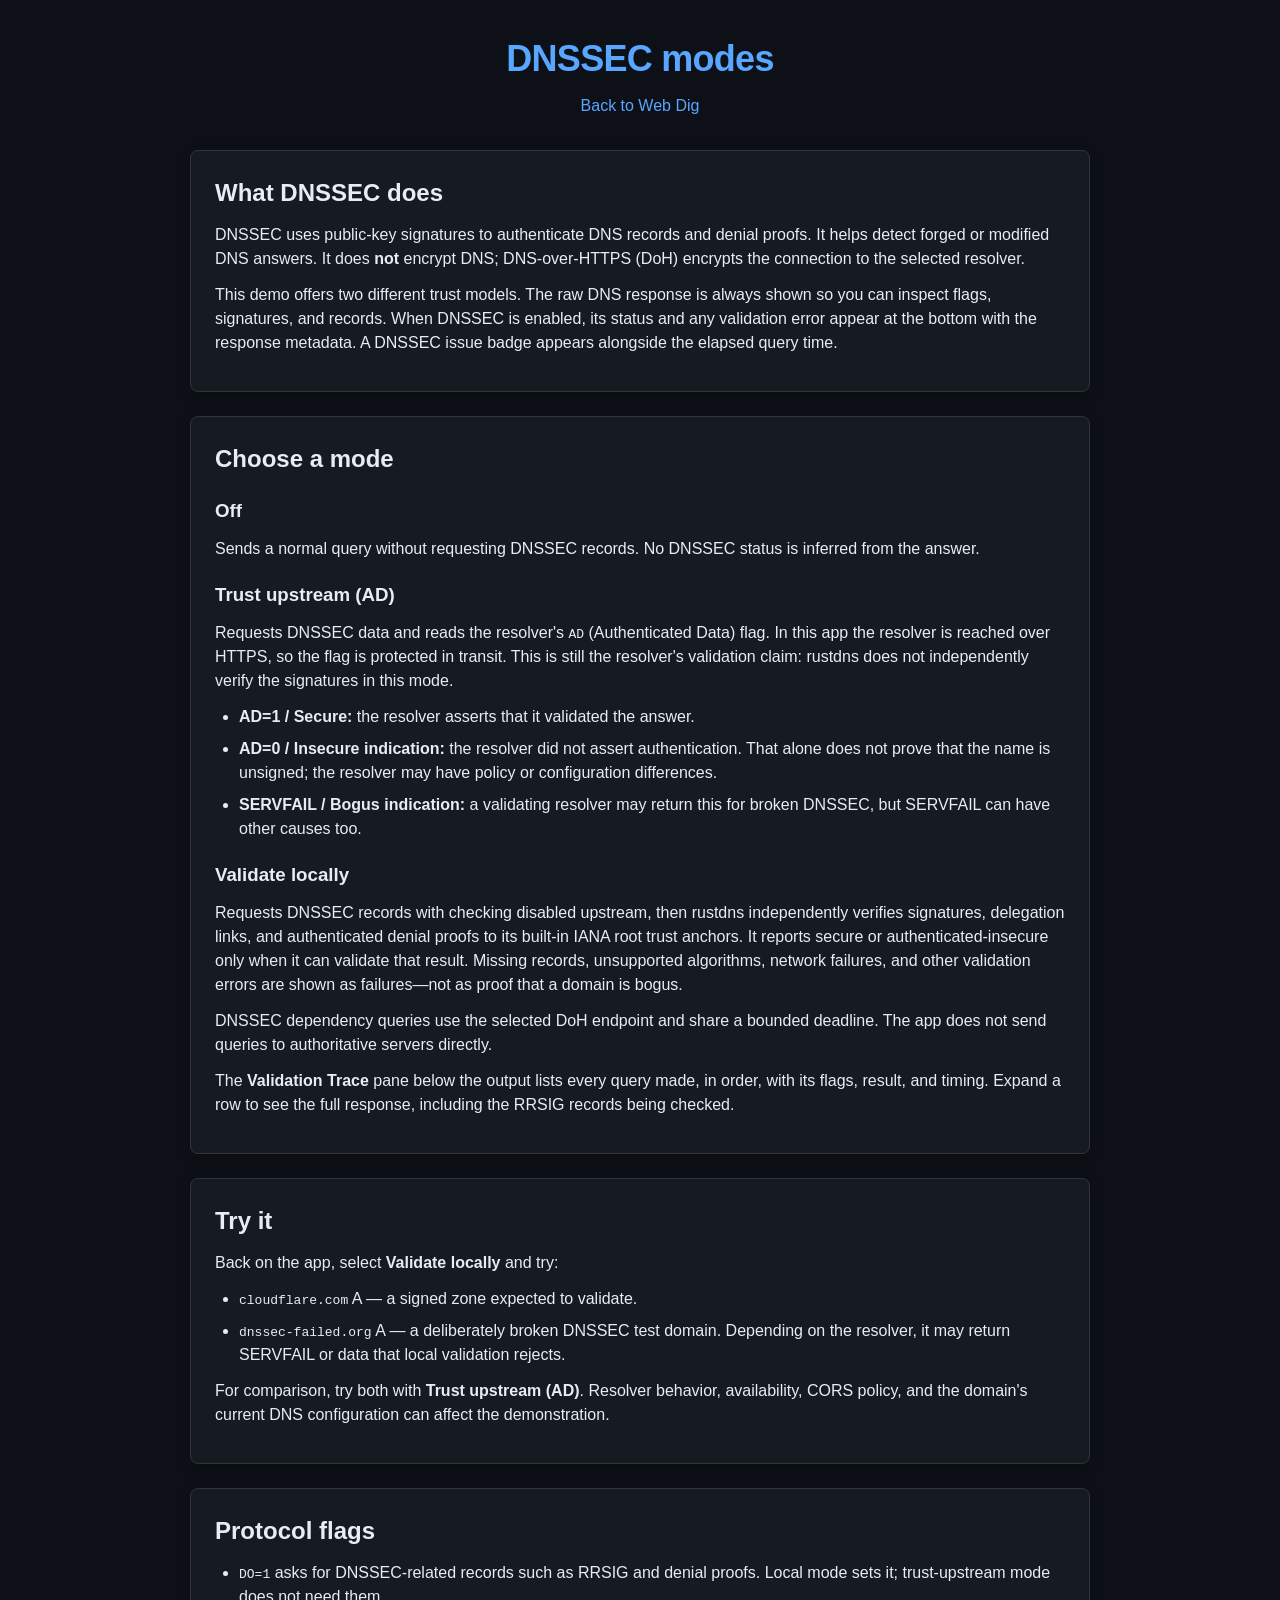
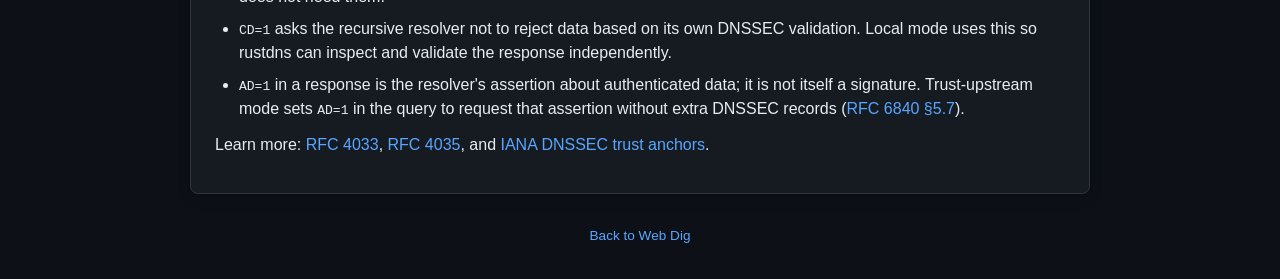
<file: web-dig/www/dnssec.html>
<!DOCTYPE html>
<html lang="en">
<head>
    <meta charset="UTF-8">
    <meta name="viewport" content="width=device-width, initial-scale=1.0">
    <title>DNSSEC modes - Web Dig</title>
    <link rel="stylesheet" href="style.css">
</head>
<body>
    <div class="container">
        <header>
            <h1>DNSSEC modes</h1>
            <p><a href="index.html">Back to Web Dig</a></p>
        </header>

        <main class="guide">
            <section class="card">
                <h2>What DNSSEC does</h2>
                <p>DNSSEC uses public-key signatures to authenticate DNS records and denial proofs. It helps detect forged or modified DNS answers. It does <strong>not</strong> encrypt DNS; DNS-over-HTTPS (DoH) encrypts the connection to the selected resolver.</p>
                <p>This demo offers two different trust models. The raw DNS response is always shown so you can inspect flags, signatures, and records. When DNSSEC is enabled, its status and any validation error appear at the bottom with the response metadata. A DNSSEC issue badge appears alongside the elapsed query time.</p>
            </section>

            <section class="card">
                <h2>Choose a mode</h2>
                <h3>Off</h3>
                <p>Sends a normal query without requesting DNSSEC records. No DNSSEC status is inferred from the answer.</p>

                <h3>Trust upstream (AD)</h3>
                <p>Requests DNSSEC data and reads the resolver's <code>AD</code> (Authenticated Data) flag. In this app the resolver is reached over HTTPS, so the flag is protected in transit. This is still the resolver's validation claim: rustdns does not independently verify the signatures in this mode.</p>
                <ul>
                    <li><strong>AD=1 / Secure:</strong> the resolver asserts that it validated the answer.</li>
                    <li><strong>AD=0 / Insecure indication:</strong> the resolver did not assert authentication. That alone does not prove that the name is unsigned; the resolver may have policy or configuration differences.</li>
                    <li><strong>SERVFAIL / Bogus indication:</strong> a validating resolver may return this for broken DNSSEC, but SERVFAIL can have other causes too.</li>
                </ul>

                <h3>Validate locally</h3>
                <p>Requests DNSSEC records with checking disabled upstream, then rustdns independently verifies signatures, delegation links, and authenticated denial proofs to its built-in IANA root trust anchors. It reports secure or authenticated-insecure only when it can validate that result. Missing records, unsupported algorithms, network failures, and other validation errors are shown as failures—not as proof that a domain is bogus.</p>
                <p>DNSSEC dependency queries use the selected DoH endpoint and share a bounded deadline. The app does not send queries to authoritative servers directly.</p>
                <p>The <strong>Validation Trace</strong> pane below the output lists every query made, in order, with its flags, result, and timing. Expand a row to see the full response, including the RRSIG records being checked.</p>
            </section>

            <section class="card">
                <h2>Try it</h2>
                <p>Back on the app, select <strong>Validate locally</strong> and try:</p>
                <ul>
                    <li><code>cloudflare.com</code> A — a signed zone expected to validate.</li>
                    <li><code>dnssec-failed.org</code> A — a deliberately broken DNSSEC test domain. Depending on the resolver, it may return SERVFAIL or data that local validation rejects.</li>
                </ul>
                <p>For comparison, try both with <strong>Trust upstream (AD)</strong>. Resolver behavior, availability, CORS policy, and the domain's current DNS configuration can affect the demonstration.</p>
            </section>

            <section class="card">
                <h2>Protocol flags</h2>
                <ul>
                    <li><code>DO=1</code> asks for DNSSEC-related records such as RRSIG and denial proofs. Local mode sets it; trust-upstream mode does not need them.</li>
                    <li><code>CD=1</code> asks the recursive resolver not to reject data based on its own DNSSEC validation. Local mode uses this so rustdns can inspect and validate the response independently.</li>
                    <li><code>AD=1</code> in a response is the resolver's assertion about authenticated data; it is not itself a signature. Trust-upstream mode sets <code>AD=1</code> in the query to request that assertion without extra DNSSEC records (<a href="https://datatracker.ietf.org/doc/html/rfc6840#section-5.7" target="_blank" rel="noopener">RFC 6840 §5.7</a>).</li>
                </ul>
                <p>Learn more: <a href="https://datatracker.ietf.org/doc/html/rfc4033" target="_blank" rel="noopener">RFC 4033</a>, <a href="https://datatracker.ietf.org/doc/html/rfc4035" target="_blank" rel="noopener">RFC 4035</a>, and <a href="https://www.iana.org/dnssec/files" target="_blank" rel="noopener">IANA DNSSEC trust anchors</a>.</p>
            </section>
        </main>

        <footer>
            <p><a href="index.html">Back to Web Dig</a></p>
        </footer>
    </div>
</body>
</html>
</file>
<file: web-dig/www/style.css>
:root {
    --bg-primary: #0d1117;
    --bg-secondary: #161b22;
    --bg-tertiary: #21262d;
    --border-color: #30363d;
    --text-primary: #e6edf3;
    --text-muted: #8b949e;
    --accent-blue: #58a6ff;
    --accent-green: #3fb950;
    --accent-purple: #bc8cff;
    --accent-red: #f85149;
    --accent-yellow: #d29922;
    --font-mono: "SF Mono", Menlo, Consolas, Monaco, "Liberation Mono", "Lucida Console", monospace;
    --font-sans: -apple-system, BlinkMacSystemFont, "Segoe UI", Helvetica, Arial, sans-serif;
}

* {
    box-sizing: border-box;
    margin: 0;
    padding: 0;
}

a {
    color: var(--accent-blue);
    text-decoration: none;
}

a:hover {
    text-decoration: underline;
}

a code {
    color: inherit;
    font-family: inherit;
}

body {
    background-color: var(--bg-primary);
    color: var(--text-primary);
    font-family: var(--font-sans);
    line-height: 1.5;
    min-height: 100vh;
    padding: 2rem 1rem;
    display: flex;
    flex-direction: column;
    align-items: center;
}

.container {
    width: 100%;
    max-width: 900px;
}

header {
    margin-bottom: 2rem;
    text-align: center;
}

header h1 {
    font-size: 2.25rem;
    font-weight: 700;
    letter-spacing: -0.02em;
    color: var(--accent-blue);
    display: inline-flex;
    align-items: center;
    gap: 0.5rem;
}

header h1 .badge {
    font-size: 0.75rem;
    font-weight: 600;
    text-transform: uppercase;
    background: var(--bg-tertiary);
    color: var(--accent-purple);
    border: 1px solid var(--border-color);
    padding: 0.2rem 0.5rem;
    border-radius: 999px;
    vertical-align: middle;
}

header p {
    color: var(--text-muted);
    margin-top: 0.5rem;
    font-size: 1rem;
}

.card {
    background: var(--bg-secondary);
    border: 1px solid var(--border-color);
    border-radius: 8px;
    padding: 1.5rem;
    margin-bottom: 1.5rem;
    box-shadow: 0 4px 12px rgba(0, 0, 0, 0.25);
}

.form-grid {
    display: grid;
    grid-template-columns: 2fr 0.8fr 2fr 1.4fr;
    gap: 1rem;
    margin-bottom: 1rem;
}

@media (max-width: 760px) {
    .form-grid {
        grid-template-columns: 1fr;
    }
}

.form-group {
    display: flex;
    flex-direction: column;
    gap: 0.4rem;
}

.help-text {
    color: var(--text-muted);
    font-size: 0.75rem;
}

.help-text a {
    color: var(--text-muted);
    text-decoration: underline;
}

label {
    font-size: 0.85rem;
    font-weight: 600;
    color: var(--text-muted);
    text-transform: uppercase;
    letter-spacing: 0.05em;
}

input[type="text"],
input[type="number"],
select {
    width: 100%;
    min-width: 0;
    background: var(--bg-primary);
    border: 1px solid var(--border-color);
    border-radius: 6px;
    color: var(--text-primary);
    font-family: inherit;
    font-size: 0.95rem;
    padding: 0.65rem 0.85rem;
    outline: none;
    transition: border-color 0.2s, box-shadow 0.2s;
}

select {
    appearance: none;
    -webkit-appearance: none;
    padding-right: 2.25rem;
    background-image: url("data:image/svg+xml,%3Csvg xmlns='http://www.w3.org/2000/svg' width='12' height='12' viewBox='0 0 12 12'%3E%3Cpath fill='%238b949e' d='M2.25 4.25L6 8l3.75-3.75-.9-.9L6 6.2 3.15 3.35z'/%3E%3C/svg%3E");
    background-repeat: no-repeat;
    background-position: right 0.75rem center;
    background-size: 0.75rem 0.75rem;
    cursor: pointer;
}

input[type="text"]:focus,
input[type="number"]:focus,
select:focus {
    border-color: var(--accent-blue);
    box-shadow: 0 0 0 3px rgba(88, 166, 255, 0.2);
}

option:disabled {
    color: var(--text-muted);
}

.custom-server-row {
    margin-bottom: 1rem;
    display: none;
}

.custom-server-row.visible {
    display: flex;
    flex-direction: column;
    gap: 0.4rem;
}

.edns-panel {
    margin: 0 0 1rem;
}

.label-with-info {
    display: flex;
    align-items: center;
    gap: 0.45rem;
}

.info-tip {
    position: relative;
    display: inline-grid;
    place-items: center;
    width: 1rem;
    height: 1rem;
    flex: 0 0 auto;
    border: 1px solid var(--text-muted);
    border-radius: 50%;
    color: var(--text-muted);
    font-size: 0.68rem;
    font-weight: 700;
    line-height: 1;
    text-transform: none;
}

.info-tip:hover,
.info-tip:focus-visible {
    border-color: var(--accent-blue);
    color: var(--accent-blue);
}

.info-tip::after {
    content: attr(title);
    position: absolute;
    z-index: 5;
    left: 50%;
    bottom: calc(100% + 0.55rem);
    width: min(17rem, calc(100vw - 3rem));
    padding: 0.55rem 0.7rem;
    border: 1px solid var(--border-color);
    border-radius: 4px;
    background: var(--bg-primary);
    color: var(--text-primary);
    font-size: 0.78rem;
    font-weight: 400;
    line-height: 1.4;
    text-transform: none;
    pointer-events: none;
    opacity: 0;
    transform: translate(-50%, 0.2rem);
    transition: opacity 0.12s, transform 0.12s;
}

.info-tip:hover::after,
.info-tip:focus-visible::after {
    opacity: 1;
    transform: translate(-50%, 0);
}

.edns-master-label {
    display: flex;
    align-items: center;
    gap: 0.55rem;
    min-height: 2rem;
    margin-bottom: 0;
    cursor: pointer;
}

.edns-master-label input {
    width: 1rem;
    height: 1rem;
    accent-color: var(--accent-blue);
    flex: 0 0 auto;
}

.edns-content {
    border: 1px solid var(--border-color);
    border-radius: 6px;
    padding: 1rem;
    margin-top: 0.65rem;
}

.edns-content[hidden] {
    display: none;
}

.edns-master-label:has(input:focus-visible) {
    outline: 2px solid var(--accent-blue);
    outline-offset: 3px;
    border-radius: 2px;
}

.edns-inputs-grid {
    display: grid;
    grid-template-columns: minmax(0, 1.15fr) minmax(0, 1fr);
    align-items: start;
    gap: 1.5rem;
}

.edns-numeric-pair {
    display: grid;
    grid-template-columns: repeat(2, minmax(0, 1fr));
    align-items: start;
    gap: 1rem;
}

.edns-toggles-row {
    display: grid;
    grid-template-columns: repeat(2, minmax(0, 1fr));
    gap: 1.5rem;
    margin-top: 0.9rem;
    padding-top: 0.85rem;
    border-top: 1px solid var(--border-color);
}

.edns-toggle-item {
    display: flex;
    flex-direction: column;
    gap: 0.2rem;
}

.edns-toggle-item .help-text {
    margin-left: 1.55rem;
}

.toggle-control {
    display: inline-flex;
    align-items: center;
    gap: 0.55rem;
    color: var(--text-primary);
    font-size: 0.9rem;
    font-weight: 500;
    text-transform: none;
    letter-spacing: 0;
    cursor: pointer;
}

.toggle-control input {
    width: 1rem;
    height: 1rem;
    accent-color: var(--accent-blue);
    flex: 0 0 auto;
}

.toggle-control:has(input:disabled) {
    opacity: 0.5;
    cursor: not-allowed;
}

.edns-capability-note {
    color: var(--text-muted);
    font-size: 0.8rem;
    margin-top: 0.75rem;
}

.edns-capability-note:empty {
    display: none;
}

input:disabled {
    opacity: 0.55;
    cursor: not-allowed;
}

@media (max-width: 760px) {
    .edns-inputs-grid,
    .edns-toggles-row {
        grid-template-columns: 1fr;
        gap: 0.85rem;
    }

    .edns-content {
        padding: 0.75rem;
    }
}

.submit-row {
    display: grid;
    grid-template-columns: minmax(0, 1fr) auto;
    align-items: center;
    gap: 1rem;
    padding-top: 0.75rem;
    border-top: 1px solid var(--border-color);
}

.submit-row .btn-primary {
    justify-self: end;
}

@media (max-width: 480px) {
    .submit-row {
        grid-template-columns: 1fr;
    }
}

.examples-group {
    display: flex;
    flex-wrap: wrap;
    align-items: center;
    gap: 0.5rem;
    font-size: 0.85rem;
}

.examples-group span {
    color: var(--text-muted);
}

.specs-row {
    margin-top: 0.75rem;
    font-size: 0.85rem;
    color: var(--text-muted);
    display: flex;
    flex-wrap: wrap;
    align-items: center;
    gap: 0.4rem;
}

.btn-primary {
    background: #238636;
    color: #fff;
    border: none;
    border-radius: 6px;
    font-weight: 600;
    font-size: 0.95rem;
    padding: 0.65rem 1.5rem;
    cursor: pointer;
    transition: background-color 0.2s, transform 0.1s;
    display: inline-flex;
    align-items: center;
    gap: 0.5rem;
}

.btn-primary:hover:not(:disabled) {
    background: #2ea043;
}

.btn-primary:active:not(:disabled) {
    transform: translateY(1px);
}

.btn-primary:disabled {
    opacity: 0.6;
    cursor: not-allowed;
}

.chip-btn {
    background: var(--bg-tertiary);
    border: 1px solid var(--border-color);
    border-radius: 4px;
    color: var(--accent-blue);
    font-family: var(--font-mono);
    font-size: 0.8rem;
    padding: 0.2rem 0.5rem;
    cursor: pointer;
    transition: background-color 0.15s;
}

.chip-btn:hover {
    background: #30363d;
}

.output-header {
    display: flex;
    justify-content: space-between;
    align-items: center;
    margin-bottom: 0.75rem;
}

.output-header-title {
    font-size: 0.9rem;
    font-weight: 600;
    color: var(--text-muted);
    text-transform: uppercase;
    letter-spacing: 0.05em;
    display: flex;
    flex-wrap: wrap;
    align-items: center;
    gap: 0.75rem;
}

.guide h2,
.guide h3,
.guide p,
.guide ul {
    margin-bottom: 0.75rem;
}

.guide h3 {
    margin-top: 1.25rem;
}

.guide ul {
    padding-left: 1.5rem;
}

.guide li + li {
    margin-top: 0.5rem;
}

.status-badge {
    font-size: 0.75rem;
    font-weight: 600;
    padding: 0.15rem 0.5rem;
    border-radius: 4px;
    text-transform: none;
}

.status-badge.timing {
    background: rgba(88, 166, 255, 0.15);
    color: var(--accent-blue);
    border: 1px solid rgba(88, 166, 255, 0.4);
}

.status-badge.error {
    background: rgba(248, 81, 73, 0.15);
    color: var(--accent-red);
    border: 1px solid rgba(248, 81, 73, 0.4);
}

.status-badge.loading {
    background: rgba(210, 153, 34, 0.15);
    color: var(--accent-yellow);
    border: 1px solid rgba(210, 153, 34, 0.4);
}

.btn-secondary {
    background: transparent;
    border: 1px solid var(--border-color);
    border-radius: 6px;
    color: var(--text-muted);
    font-size: 0.8rem;
    padding: 0.35rem 0.75rem;
    cursor: pointer;
    transition: color 0.2s, border-color 0.2s;
}

.btn-secondary:hover {
    color: var(--text-primary);
    border-color: var(--text-muted);
}

.output-box {
    background: #090d13;
    border: 1px solid var(--border-color);
    border-radius: 6px;
    color: #c9d1d9;
    font-family: var(--font-mono);
    font-size: 0.88rem;
    line-height: 1.55;
    padding: 1rem 1.25rem;
    max-width: 100%;
    text-align: left;
    overflow-x: auto;
    white-space: pre;
    min-height: 220px;
}

.output-box.empty {
    color: var(--text-muted);
    display: flex;
    align-items: center;
    justify-content: center;
    font-style: italic;
}

.card[hidden] {
    display: none;
}

.trace-help {
    color: var(--text-muted);
    font-size: 0.85rem;
    margin-bottom: 0.75rem;
}

.trace-list {
    list-style: none;
    display: flex;
    flex-direction: column;
    gap: 0.4rem;
}

.trace-entry details {
    border: 1px solid var(--border-color);
    border-radius: 6px;
    background: var(--bg-tertiary);
}

.trace-entry.failed details {
    border-color: rgba(248, 81, 73, 0.4);
}

.trace-entry summary {
    display: grid;
    grid-template-columns: 2rem minmax(12rem, 2fr) max-content minmax(10rem, 2fr) auto;
    align-items: center;
    gap: 0.75rem;
    padding: 0.5rem 0.75rem;
    cursor: pointer;
    font-family: var(--font-mono);
    font-size: 0.82rem;
}

.trace-entry summary::-webkit-details-marker {
    display: none;
}

.trace-index {
    color: var(--text-muted);
    text-align: right;
}

.trace-question {
    color: var(--text-primary);
    overflow-wrap: anywhere;
}

.trace-flags,
.trace-time {
    color: var(--text-muted);
    white-space: nowrap;
}

.trace-time {
    text-align: right;
    white-space: nowrap;
}

.trace-summary {
    color: var(--accent-blue);
}

.trace-entry.failed .trace-summary {
    color: var(--accent-red);
}

.trace-detail {
    min-height: 0;
    margin: 0 0.75rem 0.75rem;
    font-size: 0.8rem;
}

@media (max-width: 720px) {
    .trace-entry summary {
        grid-template-columns: 2rem 1fr;
    }

    .trace-flags,
    .trace-summary,
    .trace-time {
        grid-column: 2;
        text-align: left;
    }
}

footer {
    margin-top: 2rem;
    text-align: center;
    font-size: 0.85rem;
    color: var(--text-muted);
    display: flex;
    flex-direction: column;
    gap: 0.4rem;
    align-items: center;
}

footer a {
    color: var(--accent-blue);
    text-decoration: none;
}

footer a:hover {
    text-decoration: underline;
}

.build-info {
    font-size: 0.8rem;
    color: var(--text-muted);
}

.build-info code {
    font-family: var(--font-mono);
    font-size: 0.78rem;
    background: var(--bg-tertiary);
    border: 1px solid var(--border-color);
    padding: 0.1rem 0.35rem;
    border-radius: 4px;
    color: var(--accent-blue);
    transition: border-color 0.15s, background-color 0.15s;
}

.build-info a:hover code {
    border-color: var(--accent-blue);
    background: #283344;
}
</file>
